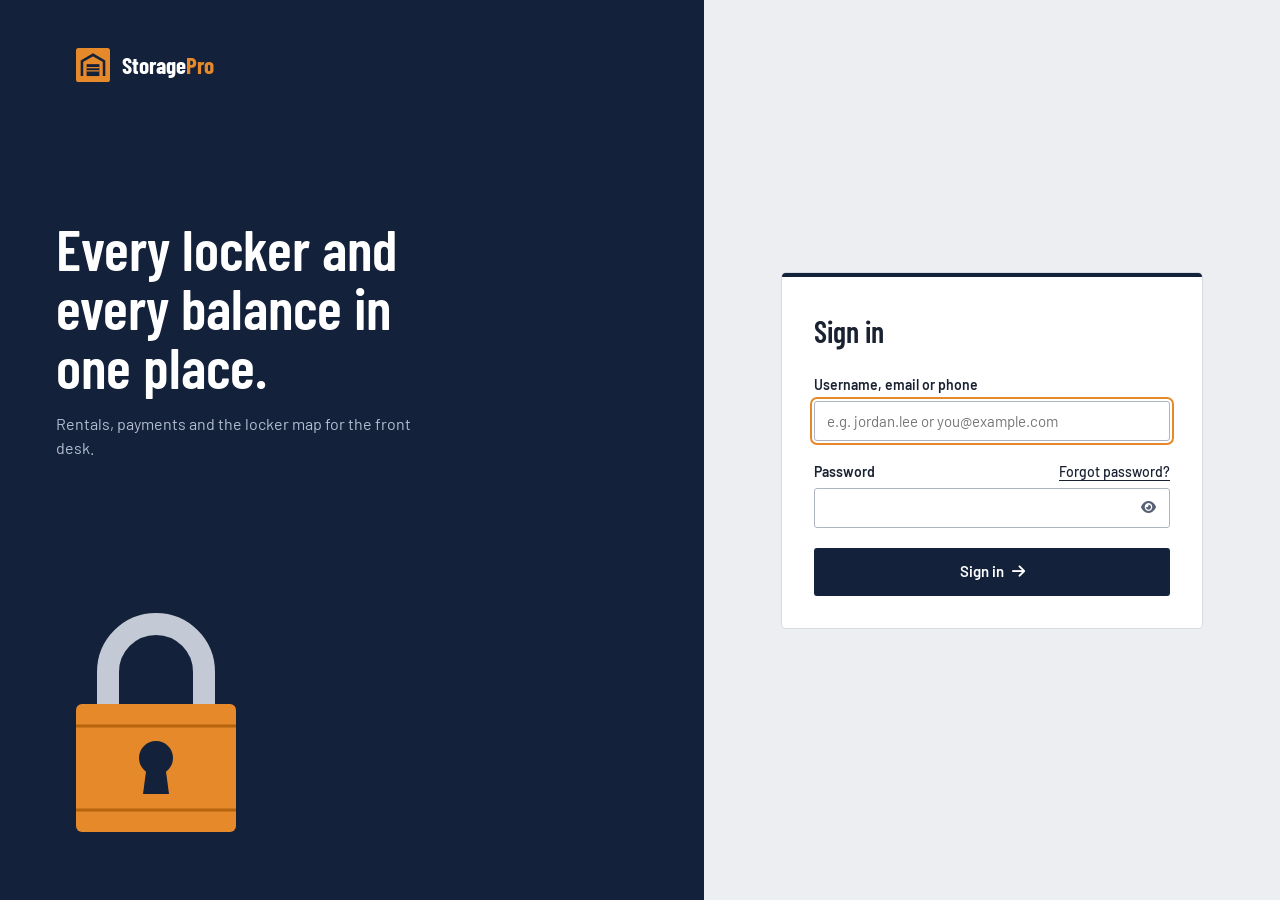
<file: index.html>
<!DOCTYPE html>
<!-- StoragePro - index.html
     Sign-in page for staff and customers, with "Forgot password" -->
<html lang="en">
<head>
  <meta charset="UTF-8">
  <meta name="viewport" content="width=device-width, initial-scale=1">
  <title>Sign in · StoragePro</title>
  <!-- Fonts (Google Fonts) and icons (Font Awesome) -->
  <link rel="preconnect" href="https://fonts.googleapis.com">
  <link rel="preconnect" href="https://fonts.gstatic.com" crossorigin>
  <link rel="stylesheet" href="https://fonts.googleapis.com/css2?family=Barlow:wght@400;500;600;700&family=Barlow+Condensed:wght@500;600;700&display=swap">
  <link rel="stylesheet" href="https://cdnjs.cloudflare.com/ajax/libs/font-awesome/6.7.2/css/all.min.css">
  <!-- All the site's styles, and the tab icon -->
  <link rel="stylesheet" href="css/styles.css">
  <link rel="icon" href="images/logo.svg">
</head>
<body>
<div class="login">
  <!-- Left panel: logo and welcome text -->
  <section class="login-brand">
    <a class="brand" href="index.html">
      <img src="images/logo.svg" alt="">
      <span class="brand-name">Storage<span>Pro</span></span>
    </a>
    <div>
      <h1>Every locker and every balance in one place.</h1>
      <p>Rentals, payments and the locker map for the front desk.</p>
    </div>
    <!-- Padlock picture (drawn right here as SVG; sized in "login-art" in styles.css) -->
    <div class="login-art" aria-hidden="true">
      <svg viewBox="0 0 200 240" xmlns="http://www.w3.org/2000/svg">
        <path d="M52 112V72a48 48 0 0 1 96 0v40" fill="none" stroke="#c3cad6" stroke-width="22"/>
        <rect x="20" y="104" width="160" height="128" rx="6" fill="#e5892a"/>
        <path d="M20 126h160M20 210h160" stroke="#b8640f" stroke-width="3"/>
        <circle cx="100" cy="158" r="17" fill="#13213a"/>
        <path d="M91 164h18l4 30H87z" fill="#13213a"/>
      </svg>
    </div>
  </section>

  <!-- Sign-in form (js/login.js) -->
  <section class="login-form-wrap">
    <form class="card login-card" id="login-form">
      <div>
        <h2>Sign in</h2>
      </div>

      <!-- Error and success messages -->
      <div class="alert s-od" id="login-error" hidden><i class="fa-solid fa-circle-exclamation"></i><span></span></div>
      <div class="alert s-av" id="login-message" role="status" hidden><i class="fa-solid fa-circle-check"></i><span></span></div>

      <div class="field">
        <label for="username">Username, email or phone</label>
        <input class="input" id="username" name="username" type="text" autocomplete="username" required autofocus
               placeholder="e.g. jordan.lee or you@example.com">      </div>
      <div class="field">
        <div class="label-row">
          <label for="password">Password</label>
          <!-- Opens the reset password form -->
          <button class="link-btn" type="button" id="forgot-link">Forgot password?</button>
        </div>
        <!-- Show / hide password button -->
        <div class="input-reveal">
          <input class="input" id="password" name="password" type="password" autocomplete="current-password" required>
          <button class="reveal-btn" type="button" id="show-password" aria-label="Show password" aria-pressed="false" title="Show password">
            <i class="fa-solid fa-eye"></i>
          </button>
        </div>
      </div>
      <button class="btn btn-primary btn-lg btn-block" type="submit">Sign in <i class="fa-solid fa-arrow-right"></i></button>    </form>

    <!-- Reset password, step 1: confirm the account -->
    <form class="card login-card" id="forgot-form" novalidate hidden>
      <div>
        <h2>Reset your password</h2>
        <p class="muted login-sub">Type the details on your account. We'll show you a new temporary password right here.</p>
      </div>

      <div class="alert s-od" id="forgot-error" role="alert" hidden><i class="fa-solid fa-circle-exclamation"></i><span></span></div>

      <div class="field">
        <label for="forgot-login">Username, email or phone</label>
        <input class="input" id="forgot-login" name="login" type="text" autocomplete="username"
               placeholder="e.g. jordan.lee or you@example.com">
      </div>
      <div class="field">
        <label for="forgot-name">Your full name</label>
        <input class="input" id="forgot-name" name="fullName" type="text" autocomplete="name"
               placeholder="As it is on your account, e.g. Jordan Lee">
      </div>
      <button class="btn btn-primary btn-lg btn-block" type="submit">Get a new password <i class="fa-solid fa-key"></i></button>
      <button class="btn btn-ghost btn-block back-to-signin" type="button"><i class="fa-solid fa-arrow-left"></i> Back to sign in</button>
    </form>

    <!-- Reset password, step 2: show the new password -->
    <section class="card login-card" id="forgot-done" aria-labelledby="forgot-done-title" hidden>
      <div>
        <h2 id="forgot-done-title" tabindex="-1">Here's your new password</h2>
        <p class="muted login-sub">Write it down or copy it before you go back. Your old password no longer works.</p>
      </div>

      <div class="new-password">
        <span class="help">Account</span>
        <strong id="forgot-account"></strong>
        <span class="help">Temporary password</span>
        <strong class="slip-password mono" id="forgot-password"></strong>
        <button class="btn btn-secondary" type="button" id="copy-password"><i class="fa-regular fa-copy"></i> Copy password</button>
      </div>

      <p class="help" id="forgot-next"></p>

      <label class="check">
        <input type="checkbox" id="forgot-saved">
        <span><strong>I've written down my new password</strong></span>
      </label>
      <button class="btn btn-primary btn-lg btn-block" type="button" id="forgot-return" disabled>
        Return to sign in <i class="fa-solid fa-arrow-right"></i>
      </button>
    </section>
  </section>
</div>
<!-- Scripts, in this order:
     supabase-config.js   the database's address and key
     store.js             all the data and the rules for changing it (reads the database as the page opens)
     layout.js            messages and shared helpers
     login.js             runs the sign-in and forgot-password forms
     app.js               dark mode, sidebar collapse, print button and keyboard shortcuts -->
<script src="js/supabase-config.js"></script>
<script src="js/store.js"></script>
<script src="js/layout.js"></script>
<script src="js/login.js"></script>
<script src="js/app.js"></script>
</body>
</html>
</file>
<file: css/styles.css>
/* StoragePro - styles.css
   Styles for every page. Sections:
   1. Variables            8. Forms               15. Sign-in page, messages, receipt
   2. Dark mode            9. Cards               16. Empty states
   3. Base                10. Status pills        17. Maintenance tickets
   4. Page layout         11. Locker map          18. Customer website
   5. Sidebar             12. Lists and tables    19. Confirm box and form errors
   6. Top bar             13. New rental steps
   7. Buttons             14. Report charts */


/* --------------------------------------------------------------------------
   1. Variables used by every page
   Colors, sizes and shadows stored once as --names, so every rule below uses the
   same values and a color can be changed in one place.
   -------------------------------------------------------------------------- */
:root {
    /* Brand: navy for the frame and main buttons, orange only as a small accent */
    --navy: #13213a;
    --navy-light: #1f3050;
    --navy-text: #aab4c6;
    --amber: #e5892a;
    --amber-dark: #b8640f;
    /* Main buttons and selected choices */
    --action: #13213a;
    --action-hover: #24375a;
    --action-text: #ffffff;
    /* Page, panels, text and lines */
    --bg: #eceef1;
    --card: #ffffff;
    --ink: #1a2232;
    --muted: #586173;
    --line: #d6dae1;
    --line-strong: #aeb5c1;
    --hover: #f4f5f7;
    /* Locker status colors, kept deep and muted so they read as signals, not decoration */
    --available: #2e7d4f;
    --occupied: #2c5aa0;
    --overdue: #b8342b;
    --reserved: #c98512;
    --maintenance: #6a7383;
    /* Small square corners and flat panels: a panel's edge is a 1px line drawn as a
       shadow ring (so it adds no width), and only pop-ups float with a real shadow. */
    --radius: 4px;
    --radius-small: 3px;
    --shadow: 0 0 0 1px var(--line);
    --shadow-big: 0 0 0 1px var(--line), 0 10px 28px rgba(19, 33, 58, 0.18);
    /* Barlow for reading; Barlow Condensed (signage-style) for headings, totals and
       unit numbers. --mono is kept as the name for short codes like "B-203". */
    --font: "Barlow", "Inter", system-ui, sans-serif;
    --display: "Barlow Condensed", "Barlow", "Inter", sans-serif;
    --mono: "Barlow Condensed", "Barlow", "Inter", sans-serif;
}


/* --------------------------------------------------------------------------
   2. Dark mode (turned on by js/app.js)
   js/app.js puts the class "dark" on <html>; these rules swap the variables above
   for darker colors, so the whole site changes without restyling each part.
   -------------------------------------------------------------------------- */
body.dark {
    --navy: #0a1324;
    --navy-light: #1a2742;
    --action: #e5892a;
    --action-hover: #f09b44;
    --action-text: #13213a;
    --bg: #0d1526;
    --card: #152036;
    --ink: #e6e9ef;
    --muted: #9aa3b5;
    --line: #2a3651;
    --line-strong: #43506e;
    --hover: #1b2741;
    --available: #4caf76;
    --occupied: #6b93e0;
    --overdue: #e5675d;
    --reserved: #e6a443;
    --maintenance: #98a0b1;
    --shadow-big: 0 0 0 1px var(--line), 0 10px 28px rgba(0, 0, 0, 0.45);
}

.when-dark {
    display: none;
}

body.dark .when-dark {
    display: inline-block;
}

body.dark .when-light {
    display: none;
}


/* --------------------------------------------------------------------------
   3. Base
   Defaults for plain HTML tags (body, links, headings, images) so every page starts
   from the same font, spacing and colors.
   -------------------------------------------------------------------------- */
*,
*::before,
*::after {
    box-sizing: border-box;
}

[hidden] {
    display: none !important;
}

body {
    margin: 0;
    font-family: var(--font);
    font-size: 15px;
    line-height: 1.5;
    color: var(--ink);
    background: var(--bg);
    -webkit-font-smoothing: antialiased;
}

h1,
h2,
h3,
p {
    margin: 0;
}

a {
    color: var(--ink);
    text-decoration: none;
}

a:hover {
    color: var(--amber-dark);
}

.link {
    color: var(--amber-dark);
    font-weight: 700;
}

.link:hover {
    text-decoration: underline;
}

.mono {
    font-family: var(--mono);
}

.muted {
    color: var(--muted);
}

.strong {
    font-weight: 700;
}

.text-od {
    color: var(--overdue);
}


/* --------------------------------------------------------------------------
   4. Page layout: sidebar on the left, page on the right
   The frame every staff page shares: js/layout.js fills #sidebar and #topbar, and
   the page script fills #page beside them.
   -------------------------------------------------------------------------- */
.app {
    display: grid;
    grid-template-columns: 248px minmax(0, 1fr);
    min-height: 100vh;
}

body.collapsed .app {
    grid-template-columns: 76px minmax(0, 1fr);
}

.main {
    display: flex;
    flex-direction: column;
    min-width: 0;
}

.content {
    display: flex;
    flex-direction: column;
    gap: 24px;
    width: 100%;
    max-width: 1640px;
    padding: 28px 32px 56px;
}

.page-head {
    display: flex;
    flex-wrap: wrap;
    align-items: flex-end;
    justify-content: space-between;
    gap: 16px;
}

.page-head h1 {
    display: flex;
    flex-wrap: wrap;
    align-items: center;
    gap: 12px;
    font-family: var(--display);
    font-size: 34px;
    font-weight: 600;
    line-height: 1.1;
}

.page-sub {
    margin-top: 4px;
    color: var(--muted);
}

.page-actions {
    display: flex;
    flex-wrap: wrap;
    align-items: center;
    gap: 10px;
}

.crumbs {
    display: flex;
    align-items: center;
    gap: 8px;
    margin-bottom: 6px;
    font-size: 13px;
    font-weight: 600;
    color: var(--muted);
}

.crumbs a {
    color: var(--muted);
}

.crumbs a:hover {
    color: var(--amber-dark);
}

.grid {
    display: grid;
    gap: 20px;
    align-items: start;
}

.grid-2 {
    grid-template-columns: repeat(2, minmax(0, 1fr));
}

.grid-4 {
    grid-template-columns: repeat(4, minmax(0, 1fr));
}

.grid-main-side {
    grid-template-columns: minmax(0, 1fr) 390px;
}

.stack {
    display: flex;
    flex-direction: column;
    gap: 20px;
    min-width: 0;
}

.row {
    display: flex;
    flex-wrap: wrap;
    align-items: center;
    gap: 10px;
}

.between {
    justify-content: space-between;
}


/* --------------------------------------------------------------------------
   5. Sidebar
   The menu down the left side: brand name, the grouped page links, and the strip
   at the bottom of the menu.
   -------------------------------------------------------------------------- */
.sidebar {
    position: sticky;
    top: 0;
    display: flex;
    flex-direction: column;
    gap: 22px;
    height: 100vh;
    padding: 20px 0;
    background: var(--navy);
    color: var(--navy-text);
    overflow-y: auto;
}

.brand {
    display: flex;
    align-items: center;
    gap: 12px;
    padding: 4px 20px;
    color: #ffffff;
}

.brand:hover {
    color: #ffffff;
}

.brand img {
    flex: none;
    width: 34px;
    height: 34px;
}

.brand-name {
    font-family: var(--display);
    font-size: 23px;
    font-weight: 700;
}

.brand-name span {
    color: var(--amber);
}

.nav,
.nav-group {
    display: flex;
    flex-direction: column;
    gap: 2px;
}

.nav-label {
    padding: 14px 20px 6px;
    font-size: 13px;
    font-weight: 500;
    color: #7c879c;
}

.nav a,
.nav-btn {
    display: flex;
    align-items: center;
    gap: 12px;
    width: 100%;
    padding: 10px 20px;
    border: 0;
    border-radius: 0;
    background: none;
    color: var(--navy-text);
    font: inherit;
    font-weight: 500;
    text-align: left;
    cursor: pointer;
}

.nav a i,
.nav-btn i {
    width: 18px;
    font-size: 15px;
    text-align: center;
}

.nav a:hover,
.nav-btn:hover {
    background: var(--navy-light);
    color: #ffffff;
}

.nav a.on {
    background: var(--navy-light);
    color: #ffffff;
    font-weight: 600;
    box-shadow: inset 4px 0 0 var(--amber);
}

.nav a.on i {
    color: var(--amber);
}

.sidebar-foot {
    display: flex;
    flex-direction: column;
    gap: 2px;
    margin-top: auto;
}

.sidebar-foot form {
    margin: 0;
}

body.collapsed .brand-name,
body.collapsed .nav a span,
body.collapsed .nav-btn span {
    display: none;
}

body.collapsed .nav-label {
    height: 1px;
    margin: 10px 8px;
    padding: 0;
    font-size: 0;
    background: var(--navy-light);
}

body.collapsed .nav a,
body.collapsed .nav-btn,
body.collapsed .brand {
    justify-content: center;
}

body.collapsed .nav-btn .fa-angles-left {
    transform: rotate(180deg);
}


/* --------------------------------------------------------------------------
   6. Top bar
   The strip across the top of each page: today's date, the search box, the
   dark mode / print buttons and the signed-in staff member.
   -------------------------------------------------------------------------- */
.topbar {
    position: sticky;
    top: 0;
    z-index: 20;
    display: flex;
    align-items: center;
    gap: 14px;
    padding: 14px 32px;
    background: var(--card);
    border-bottom: 1px solid var(--line);
}

.search {
    position: relative;
    flex: 1;
    max-width: 460px;
    margin: 0;
}

.search > i {
    position: absolute;
    top: 50%;
    left: 14px;
    transform: translateY(-50%);
    color: var(--muted);
}

.search .input {
    padding-left: 40px;
    padding-right: 40px;
}

.search kbd {
    position: absolute;
    top: 50%;
    right: 10px;
    transform: translateY(-50%);
    padding: 0 7px;
    border: 1px solid var(--line);
    border-radius: 2px;
    background: var(--bg);
    color: var(--muted);
    font-family: var(--mono);
    font-size: 11px;
}

.topbar-space {
    flex: 1;
}

.topbar-date {
    display: flex;
    align-items: center;
    gap: 8px;
    font-size: 13px;
    font-weight: 600;
    color: var(--muted);
    white-space: nowrap;
}

.icon-btn {
    display: grid;
    place-items: center;
    width: 40px;
    height: 40px;
    border: 1px solid var(--line);
    border-radius: var(--radius-small);
    background: var(--card);
    color: var(--ink);
    cursor: pointer;
}

.icon-btn:hover {
    background: var(--hover);
    border-color: var(--line-strong);
}

.staff {
    display: flex;
    align-items: center;
    gap: 10px;
    padding-left: 14px;
    border-left: 1px solid var(--line);
}

.staff-name {
    display: block;
    font-weight: 600;
    line-height: 1.2;
    white-space: nowrap;
}

.staff-role {
    display: block;
    font-size: 12px;
    color: var(--muted);
}

.avatar {
    flex: none;
    display: grid;
    place-items: center;
    width: 36px;
    height: 36px;
    border-radius: 50%;
    background: #13213a;
    color: #ffffff;
    font-size: 13px;
    font-weight: 700;
}

/* In dark mode the navy circle would vanish into the dark top bar */
body.dark .avatar {
    background: var(--navy-light);
    box-shadow: 0 0 0 1px var(--line-strong);
}

.avatar-lg {
    width: 56px;
    height: 56px;
    font-size: 19px;
}


/* --------------------------------------------------------------------------
   7. Buttons
   Every kind of button: the main action, secondary, danger (red), small and
   icon-only buttons.
   -------------------------------------------------------------------------- */
.btn {
    display: inline-flex;
    align-items: center;
    justify-content: center;
    gap: 8px;
    height: 40px;
    padding: 0 16px;
    border: 1px solid transparent;
    border-radius: var(--radius-small);
    font: inherit;
    font-size: 15px;
    font-weight: 600;
    white-space: nowrap;
    cursor: pointer;
    transition: background 0.15s, border-color 0.15s;
}

.btn-primary {
    background: var(--action);
    color: var(--action-text);
}

.btn-primary:hover {
    background: var(--action-hover);
    color: var(--action-text);
}

.btn-secondary {
    background: var(--card);
    border-color: var(--line-strong);
    color: var(--ink);
}

.btn-secondary:hover {
    background: var(--hover);
    border-color: var(--line-strong);
    color: var(--ink);
}

.btn-ghost {
    background: transparent;
    color: var(--muted);
}

.btn-ghost:hover {
    background: var(--hover);
    color: var(--ink);
}

.btn-danger {
    background: var(--card);
    border-color: var(--line);
    color: var(--overdue);
}

.btn-danger:hover {
    background: color-mix(in srgb, var(--overdue) 8%, var(--card));
    border-color: var(--overdue);
    color: var(--overdue);
}

.btn-sm {
    height: 32px;
    padding: 0 12px;
    font-size: 13px;
}

.btn-lg {
    height: 48px;
    padding: 0 22px;
    font-size: 15px;
}

.btn-block {
    width: 100%;
}

.btn:disabled {
    opacity: 0.45;
    cursor: not-allowed;
}

.btn:focus-visible,
.input:focus,
.chip:focus-visible {
    outline: 2px solid var(--amber);
    outline-offset: 2px;
}


/* --------------------------------------------------------------------------
   8. Forms
   Text boxes, drop-down lists, labels and the grid that lays fields out side by side.
   -------------------------------------------------------------------------- */
form {
    margin: 0;
}

.field {
    display: flex;
    flex-direction: column;
    gap: 6px;
    min-width: 0;
}

.field label,
.label {
    font-size: 14px;
    font-weight: 600;
    color: var(--ink);
}

.input {
    width: 100%;
    height: 40px;
    padding: 0 12px;
    border: 1px solid var(--line-strong);
    border-radius: var(--radius-small);
    background: var(--card);
    color: var(--ink);
    font: inherit;
}

.input:hover {
    border-color: var(--muted);
}

textarea.input {
    height: auto;
    min-height: 90px;
    padding: 10px 12px;
    resize: vertical;
}

.input-money {
    position: relative;
}

.input-money > span {
    position: absolute;
    top: 50%;
    left: 12px;
    transform: translateY(-50%);
    color: var(--muted);
    font-weight: 700;
}

.input-money .input {
    padding-left: 26px;
}

.input-big {
    height: 56px;
    font-family: var(--display);
    font-size: 28px;
    font-weight: 600;
}

.input-money .input-big {
    padding-left: 32px;
}

.input-money:has(.input-big) > span {
    font-size: 22px;
}

.seg {
    display: inline-flex;
    gap: 4px;
    padding: 3px;
    border: 1px solid var(--line-strong);
    border-radius: var(--radius);
    background: var(--bg);
}

.seg input {
    position: absolute;
    opacity: 0;
    pointer-events: none;
}

.seg label {
    display: flex;
    align-items: center;
    gap: 8px;
    padding: 8px 14px;
    border-radius: 2px;
    color: var(--muted);
    font-size: 15px;
    font-weight: 600;
    letter-spacing: 0;
    text-transform: none;
    cursor: pointer;
}

.seg label:hover {
    color: var(--ink);
}

.seg input:checked + label {
    background: var(--action);
    color: var(--action-text);
}

.seg-block {
    display: flex;
}

.seg-block label {
    flex: 1;
    justify-content: center;
}

.help {
    font-size: 13px;
    color: var(--muted);
}

.form-row {
    display: grid;
    grid-template-columns: repeat(auto-fit, minmax(150px, 1fr));
    gap: 14px;
    align-items: end;
}

.form-actions {
    display: flex;
    flex-wrap: wrap;
    align-items: center;
    justify-content: flex-end;
    gap: 10px;
}


/* --------------------------------------------------------------------------
   9. Cards
   The white boxes that hold each part of a page, plus the number tiles at the top
   of the dashboard and reports.
   -------------------------------------------------------------------------- */
.card {
    display: flex;
    flex-direction: column;
    gap: 16px;
    min-width: 0;
    padding: 20px;
    border-radius: var(--radius);
    background: var(--card);
    box-shadow: var(--shadow);
}

.card-head {
    display: flex;
    flex-wrap: wrap;
    align-items: center;
    justify-content: space-between;
    gap: 12px;
}

.card-title {
    display: flex;
    align-items: center;
    gap: 10px;
    font-size: 17px;
    font-weight: 600;
}

.card-title i {
    color: var(--muted);
}

.card-sub {
    font-size: 13px;
    color: var(--muted);
}

.card-flush {
    gap: 0;
    padding: 0;
    overflow: hidden;
}

.card-flush > .card-head {
    padding: 14px 20px;
    border-bottom: 1px solid var(--line);
    background: var(--hover);
}

.card-foot {
    display: flex;
    flex-wrap: wrap;
    align-items: center;
    justify-content: space-between;
    gap: 12px;
    padding: 14px 20px;
    border-top: 1px solid var(--line);
}

.kpi {
    gap: 10px;
}

.kpi {
    border-top: 3px solid var(--status, var(--navy));
}

.kpi-label {
    display: flex;
    align-items: center;
    gap: 8px;
    font-size: 14px;
    font-weight: 600;
    color: var(--muted);
}

/* Icon beside a number tile's label, in the tile's status color */
.kpi-icon {
    display: inline-grid;
    place-items: center;
    font-size: 13px;
    color: var(--status, var(--muted));
}

.kpi-value {
    font-family: var(--display);
    font-size: 40px;
    font-weight: 600;
    line-height: 1;
    font-variant-numeric: tabular-nums;
}

.kpi.s-od .kpi-value {
    color: var(--overdue);
}

.kpi-note {
    font-size: 14px;
    color: var(--muted);
}

.meter {
    height: 6px;
    border-radius: 1px;
    background: var(--bg);
    overflow: hidden;
}

.meter span {
    display: block;
    height: 100%;
    border-radius: 1px;
    background: var(--occupied);
}

.size-counts {
    display: grid;
    grid-template-columns: repeat(4, minmax(0, 1fr));
    gap: 8px;
}

.size-count {
    padding: 6px 4px;
    border: 1px solid var(--line);
    border-radius: 2px;
    text-align: center;
}

.size-count strong {
    display: block;
    font-family: var(--display);
    font-size: 24px;
    font-weight: 600;
    line-height: 1.15;
}

.size-count span {
    font-size: 12px;
    font-weight: 500;
    color: var(--muted);
}

.balance-box {
    display: flex;
    flex-direction: column;
    gap: 6px;
    padding: 18px 20px;
    border-radius: var(--radius);
    background: #13213a;
    color: #ffffff;
}

.balance-box .label {
    color: #b4bdd0;
}

.balance-amount {
    font-family: var(--display);
    font-size: 42px;
    font-weight: 600;
    line-height: 1.1;
    font-variant-numeric: tabular-nums;
}

.balance-note {
    display: flex;
    align-items: center;
    gap: 8px;
    font-size: 13px;
    color: #d6dbe6;
}

.balance-box.s-od .balance-note i {
    color: #ff8a80;
}

.balance-box .btn {
    margin-top: 8px;
}

.dl {
    display: flex;
    flex-direction: column;
    margin: 0;
}

.dl-row {
    display: flex;
    justify-content: space-between;
    gap: 16px;
    padding: 9px 0;
    border-bottom: 1px solid var(--line);
    font-variant-numeric: tabular-nums;
}

.dl-row:last-child {
    border-bottom: 0;
}

.dl-row > span:first-child {
    color: var(--muted);
}

.dl-row > :last-child {
    text-align: right;
}

.dl-total {
    padding-top: 12px;
    border-top: 2px solid var(--ink);
    border-bottom: 0;
    font-size: 17px;
    font-weight: 700;
}

.dl-total > span:first-child {
    color: var(--ink);
}

.profile-head {
    display: flex;
    align-items: center;
    gap: 14px;
}

.profile-head h2 {
    font-family: var(--display);
    font-size: 26px;
    font-weight: 600;
    line-height: 1.2;
}


/* --------------------------------------------------------------------------
   10. Status pills and filter chips
   The colored labels for a locker's or rental's status (Available, Occupied, Overdue...)
   and the clickable filter buttons above lists.
   -------------------------------------------------------------------------- */
.s-av {
    --status: var(--available);
}

.s-oc {
    --status: var(--occupied);
}

.s-od {
    --status: var(--overdue);
}

.s-rs {
    --status: var(--reserved);
}

.s-mt {
    --status: var(--maintenance);
}

.pill {
    display: inline-flex;
    align-items: center;
    gap: 6px;
    padding: 2px 8px;
    border: 1px solid color-mix(in srgb, var(--status, var(--maintenance)) 45%, var(--card));
    border-radius: 2px;
    background: color-mix(in srgb, var(--status, var(--maintenance)) 9%, var(--card));
    color: color-mix(in srgb, var(--status, var(--maintenance)) 80%, var(--ink));
    font-size: 13px;
    font-weight: 600;
    letter-spacing: 0;
    white-space: nowrap;
}

.pill::before {
    content: "";
    width: 6px;
    height: 6px;
    background: var(--status, var(--maintenance));
}

.swatch {
    display: inline-block;
    flex: none;
    width: 12px;
    height: 12px;
    border-radius: 1px;
    background: var(--status);
}

.legend {
    display: flex;
    flex-wrap: wrap;
    gap: 16px;
    font-size: 14px;
    font-weight: 500;
    color: var(--muted);
}

.legend span {
    display: flex;
    align-items: center;
    gap: 6px;
}

.chips {
    display: flex;
    flex-wrap: wrap;
    align-items: center;
    gap: 8px;
}

.chip-label {
    min-width: 56px;
    margin-right: 4px;
    font-size: 14px;
    font-weight: 600;
    color: var(--muted);
}

.chip {
    display: inline-flex;
    align-items: center;
    gap: 7px;
    height: 32px;
    padding: 0 12px;
    border: 1px solid var(--line-strong);
    border-radius: var(--radius-small);
    background: var(--card);
    color: var(--ink);
    font-size: 14px;
    font-weight: 500;
    white-space: nowrap;
}

.chip:hover {
    border-color: var(--muted);
    color: var(--ink);
}

.chip.on {
    border-color: #13213a;
    background: #13213a;
    color: #ffffff;
    font-weight: 600;
}

body.dark .chip.on {
    border-color: var(--amber);
    background: var(--amber);
    color: #13213a;
}

.chip .count {
    padding: 0 6px;
    border-radius: 2px;
    background: var(--bg);
    color: var(--muted);
    font-size: 12px;
    font-weight: 600;
}

.chip.on .count {
    background: rgba(255, 255, 255, 0.16);
    color: inherit;
}


/* --------------------------------------------------------------------------
   11. Locker map
   The lockers page and dashboard picture of every locker: one square per locker,
   colored by its status.
   -------------------------------------------------------------------------- */
.tiles {
    display: grid;
    grid-template-columns: repeat(15, minmax(0, 1fr));
    gap: 6px;
}

/* Each locker looks like a roll-up door: a solid header in the status color,
   then a ribbed door panel lightly tinted with the same color. */
.tile {
    position: relative;
    display: flex;
    flex-direction: column;
    gap: 1px;
    min-height: 84px;
    padding: 7px 8px 8px;
    border: 1px solid color-mix(in srgb, var(--status) 45%, var(--card));
    border-top: 6px solid var(--status);
    border-radius: 2px;
    background: repeating-linear-gradient(
        to bottom,
        color-mix(in srgb, var(--status) 7%, var(--card)) 0 6px,
        color-mix(in srgb, var(--status) 16%, var(--card)) 6px 7px);
    color: var(--ink);
}

.tile:hover {
    z-index: 5;
    border-color: var(--status);
    color: var(--ink);
}

/* Size badge (S / M / L / XL) */
.size-tag {
    display: inline-grid;
    place-items: center;
    min-width: 22px;
    height: 18px;
    padding: 0 5px;
    border-radius: 2px;
    background: #13213a;
    color: #ffffff;
    font-family: var(--font);
    font-size: 11px;
    font-weight: 600;
    letter-spacing: 0;
}

body.dark .size-tag {
    background: #e8ebf2;
    color: #13213a;
}

.tile .size-tag {
    align-self: flex-start;
    margin-top: auto;
}

.chip.on .size-tag {
    background: #ffffff;
    color: #13213a;
}

.tile .tile-num {
    color: var(--ink);
}

.tile .tile-sub {
    color: color-mix(in srgb, var(--status) 70%, var(--ink));
}

.tile-num {
    overflow: hidden;
    font-family: var(--mono);
    font-size: 17px;
    font-weight: 600;
    line-height: 1.1;
    white-space: nowrap;
    text-overflow: clip;
    color: color-mix(in srgb, var(--status) 70%, var(--ink));
}

.tile-sub {
    overflow: hidden;
    font-size: 12px;
    font-weight: 600;
    color: var(--muted);
    white-space: nowrap;
    text-overflow: ellipsis;
}

.tile-icon {
    position: absolute;
    right: 7px;
    bottom: 8px;
    font-size: 10px;
    color: var(--status);
}

.hovercard {
    position: absolute;
    bottom: calc(100% + 10px);
    left: var(--hc-left, 50%);
    right: var(--hc-right, auto);
    z-index: 30;
    display: flex;
    flex-direction: column;
    gap: 7px;
    width: 230px;
    padding: 14px;
    border: 1px solid var(--line);
    border-radius: var(--radius);
    background: var(--card);
    box-shadow: var(--shadow-big);
    color: var(--ink);
    opacity: 0;
    visibility: hidden;
    pointer-events: none;
    transform: translate(var(--hc-x, -50%), 6px);
    transition: opacity 0.15s, transform 0.15s;
}

/* Locker details card: opens on mouse hover or with the Tab key */
.tile:hover .hovercard,
.tile:focus-visible .hovercard {
    opacity: 1;
    visibility: visible;
    transform: translate(var(--hc-x, -50%), 0);
}

.tile:focus-visible {
    z-index: 5;
    outline: 3px solid var(--amber);
    outline-offset: 2px;
}

.tile:nth-child(15n + 1),
.tile:nth-child(15n + 2) {
    --hc-left: 0;
    --hc-x: 0;
}

.tile:nth-child(15n),
.tile:nth-child(15n - 1) {
    --hc-left: auto;
    --hc-right: 0;
    --hc-x: 0;
}

.hovercard-head {
    display: flex;
    align-items: center;
    justify-content: space-between;
    padding-bottom: 8px;
    border-bottom: 1px solid var(--line);
    font-family: var(--display);
    font-size: 20px;
    font-weight: 600;
}

.hovercard-row {
    display: flex;
    justify-content: space-between;
    gap: 10px;
    font-size: 13px;
}

.hovercard-row > span:first-child {
    color: var(--muted);
}

.hovercard-row > span:last-child {
    font-weight: 600;
    text-align: right;
}

.hovercard-foot {
    padding-top: 4px;
    font-size: 12px;
    font-weight: 700;
    color: color-mix(in srgb, var(--status) 78%, var(--ink));
}

.mini-map {
    display: flex;
    flex-direction: column;
    gap: 7px;
}

.mini-row {
    display: grid;
    grid-template-columns: 52px repeat(15, minmax(0, 1fr));
    align-items: center;
    gap: 5px;
}

.mini-row-label {
    display: flex;
    align-items: center;
    gap: 6px;
    font-family: var(--mono);
    font-size: 15px;
    font-weight: 600;
    color: var(--muted);
}

/* Dashboard locker squares: smaller versions of the roll-up door tiles */
.mini {
    display: grid;
    place-items: center;
    aspect-ratio: 1;
    border-top: 4px solid rgba(0, 0, 0, 0.28);
    border-radius: 1px;
    background: var(--status);
    color: #ffffff;
    font-family: var(--font);
    font-size: 11px;
    font-weight: 600;
    line-height: 1;
}

.mini:hover {
    color: #ffffff;
}

.mini.s-rs,
.mini.s-rs:hover {
    color: #13213a;
}

.mini:hover {
    outline: 2px solid var(--ink);
    outline-offset: 1px;
}


/* --------------------------------------------------------------------------
   12. Lists and tables
   Tables of customers, rentals, payments and activity, and the simple rows used
   inside cards.
   -------------------------------------------------------------------------- */
.list {
    display: flex;
    flex-direction: column;
}

.list-item {
    display: flex;
    align-items: center;
    gap: 12px;
    padding: 12px 0;
    border-bottom: 1px solid var(--line);
    color: var(--ink);
}

.list-item:last-child {
    border-bottom: 0;
}

a.list-item:hover {
    color: var(--ink);
}

a.list-item:hover .list-title {
    color: var(--amber-dark);
}

.list-icon {
    flex: none;
    display: grid;
    place-items: center;
    width: 34px;
    height: 34px;
    border: 1px solid var(--line);
    border-left: 3px solid var(--status, var(--line-strong));
    border-radius: 2px;
    background: var(--card);
    color: var(--status, var(--muted));
    font-size: 14px;
}

.list-main {
    display: flex;
    flex: 1;
    flex-direction: column;
    min-width: 0;
}

.list-title {
    font-weight: 600;
}

.list-meta {
    font-size: 13px;
    color: var(--muted);
}

.list-end {
    display: flex;
    flex-direction: column;
    align-items: flex-end;
    gap: 3px;
    text-align: right;
    font-variant-numeric: tabular-nums;
}

.list-group-title {
    display: flex;
    align-items: center;
    justify-content: space-between;
    margin-top: 6px;
    font-size: 14px;
    font-weight: 600;
    color: var(--ink);
}

.table {
    width: 100%;
    border-collapse: collapse;
}

.table th {
    padding: 10px 16px;
    border-bottom: 1px solid var(--line);
    background: var(--hover);
    font-size: 13px;
    font-weight: 600;
    text-align: left;
    color: var(--muted);
    white-space: nowrap;
}

.table th a {
    display: inline-flex;
    align-items: center;
    gap: 6px;
    color: inherit;
}

.table th a:hover,
.table th a.on {
    color: var(--ink);
}

.table td {
    padding: 12px 16px;
    border-bottom: 1px solid var(--line);
    vertical-align: middle;
}

.table tr:last-child td {
    border-bottom: 0;
}

.table .num {
    text-align: right;
    font-variant-numeric: tabular-nums;
    white-space: nowrap;
}

.table .actions {
    display: flex;
    justify-content: flex-end;
    gap: 8px;
}

.trow {
    position: relative;
}

.trow:hover td {
    background: var(--hover);
}

.trow.on td {
    background: color-mix(in srgb, var(--action) 7%, var(--card));
}

.trow.on td:first-child {
    box-shadow: inset 3px 0 0 var(--action);
}

.row-link {
    font-weight: 600;
}

.row-link::after {
    content: "";
    position: absolute;
    inset: 0;
}

.cell-sub {
    display: block;
    font-size: 13px;
    color: var(--muted);
}


/* --------------------------------------------------------------------------
   13. New rental steps
   The numbered steps on new-rental.html (customer, locker, discount, payment) and
   the price summary beside them.
   -------------------------------------------------------------------------- */
.steps {
    display: grid;
    grid-template-columns: repeat(4, minmax(0, 1fr));
    gap: 8px;
}

.step {
    display: flex;
    align-items: center;
    gap: 12px;
    padding: 12px 14px;
    border: 1px solid var(--line);
    border-top: 3px solid var(--line);
    border-radius: 2px;
    background: var(--card);
    color: var(--muted);
    font-weight: 600;
    line-height: 1.3;
}

.step small {
    display: block;
    font-size: 13px;
    font-weight: 500;
    color: var(--muted);
}

.step-num {
    flex: none;
    display: grid;
    place-items: center;
    width: 28px;
    height: 28px;
    border-radius: 2px;
    background: var(--bg);
    font-family: var(--display);
    font-size: 17px;
}

.step.done {
    border-top-color: var(--available);
    color: var(--ink);
}

.step.done .step-num {
    background: var(--available);
    color: #ffffff;
}

.step.on {
    border-top-color: var(--action);
    color: var(--ink);
}

.step.on .step-num {
    background: var(--action);
    color: var(--action-text);
}

.options {
    display: grid;
    grid-template-columns: repeat(auto-fit, minmax(170px, 1fr));
    gap: 12px;
}

.option {
    position: relative;
    display: flex;
    flex-direction: column;
    gap: 3px;
    padding: 16px;
    border: 1px solid var(--line-strong);
    border-radius: var(--radius);
    background: var(--card);
    color: var(--ink);
    cursor: pointer;
}

.option:hover {
    border-color: var(--muted);
    color: var(--ink);
}

.option input {
    position: absolute;
    opacity: 0;
    pointer-events: none;
}

.option.on,
.option:has(input:checked) {
    border-color: var(--action);
    background: color-mix(in srgb, var(--action) 5%, var(--card));
    box-shadow: inset 0 0 0 1px var(--action);
}

.option-title {
    font-weight: 600;
}

.option-price {
    font-family: var(--display);
    font-size: 26px;
    font-weight: 600;
    font-variant-numeric: tabular-nums;
}

.option-meta {
    font-size: 13px;
    color: var(--muted);
}

.option-check {
    position: absolute;
    top: 14px;
    right: 14px;
    display: none;
    color: var(--action);
}

.option.on .option-check,
.option:has(input:checked) .option-check {
    display: block;
}

.pick-grid {
    display: grid;
    grid-template-columns: repeat(auto-fill, minmax(120px, 1fr));
    gap: 10px;
}

.pick {
    position: relative;
    display: flex;
    flex-direction: column;
    gap: 2px;
    padding: 10px 12px;
    border: 1px solid color-mix(in srgb, var(--status) 45%, var(--card));
    border-top: 5px solid var(--status);
    border-radius: 2px;
    background: color-mix(in srgb, var(--status) 6%, var(--card));
    cursor: pointer;
}

.pick:hover {
    border-color: var(--status);
}

.pick input {
    position: absolute;
    opacity: 0;
    pointer-events: none;
}

.pick:has(input:checked) {
    border-color: var(--action);
    background: color-mix(in srgb, var(--action) 7%, var(--card));
    box-shadow: 0 0 0 2px var(--action);
}

.pick .tile-num {
    font-size: 19px;
}

.summary {
    position: sticky;
    top: 92px;
}

.note {
    display: flex;
    gap: 10px;
    padding: 12px 14px;
    border-left: 3px solid var(--line-strong);
    border-radius: 0;
    background: var(--hover);
    font-size: 14px;
    color: var(--muted);
}

.note i {
    margin-top: 3px;
}

.wizard-nav {
    display: flex;
    flex-wrap: wrap;
    align-items: center;
    justify-content: space-between;
    gap: 12px;
}


/* --------------------------------------------------------------------------
   14. Report charts
   The bar charts on reports.html. They are drawn with plain HTML boxes sized by
   js/reports.js, so no chart library is needed.
   -------------------------------------------------------------------------- */
.chart {
    display: flex;
    align-items: stretch;
    gap: 8px;
    height: 240px;
}

.bar-col {
    display: flex;
    flex: 1;
    flex-direction: column;
    align-items: center;
    gap: 6px;
    min-width: 0;
}

.bar-track {
    display: flex;
    flex: 1;
    align-items: flex-end;
    justify-content: center;
    width: 100%;
}

.bar {
    width: 100%;
    max-width: 40px;
    border-radius: 1px 1px 0 0;
    background: var(--status, var(--occupied));
    opacity: 0.85;
}

.bar-col:hover .bar,
.bar-col.on .bar {
    opacity: 1;
}

.bar-col.on .bar {
    background: var(--amber);
}

.bar-value {
    font-size: 11px;
    font-weight: 700;
    color: var(--ink);
    white-space: nowrap;
    opacity: 0;
    font-variant-numeric: tabular-nums;
}

.bar-col:hover .bar-value,
.bar-col.on .bar-value {
    opacity: 1;
}

.bar-label {
    width: 100%;
    padding-top: 8px;
    border-top: 1px solid var(--line);
    font-size: 11px;
    font-weight: 600;
    text-align: center;
    color: var(--muted);
}

.hbars {
    display: flex;
    flex-direction: column;
    gap: 16px;
}

.hbar {
    display: grid;
    grid-template-columns: 96px minmax(0, 1fr) 120px;
    align-items: center;
    gap: 14px;
}

.hbar-label {
    font-weight: 600;
}

.hbar-track {
    display: block;
    height: 12px;
    border-radius: 1px;
    background: var(--bg);
    overflow: hidden;
}

.hbar-fill {
    display: block;
    height: 100%;
    border-radius: 1px;
    background: var(--status, var(--navy));
}

.hbar-value {
    text-align: right;
    font-variant-numeric: tabular-nums;
}

.hbar-value strong {
    display: block;
    line-height: 1.2;
}

.hbar-value span {
    font-size: 12px;
    color: var(--muted);
}


/* --------------------------------------------------------------------------
   15. Sign-in page, messages, receipt, printing and tablet size
   The sign-in page (index.html), pop-up messages, the printable receipt, and the
   changes that let pages fit a tablet or phone screen.
   -------------------------------------------------------------------------- */
.login {
    display: grid;
    grid-template-columns: minmax(0, 1.1fr) minmax(440px, 0.9fr);
    min-height: 100vh;
}

.login-brand {
    display: flex;
    flex-direction: column;
    justify-content: space-between;
    gap: 40px;
    padding: 44px 56px;
    background: #13213a;
    color: #ffffff;
    overflow: hidden;
}

.login-brand h1 {
    max-width: 15ch;
    font-family: var(--display);
    font-size: 58px;
    font-weight: 600;
    line-height: 1.02;
}

.login-brand p {
    max-width: 42ch;
    margin-top: 16px;
    font-size: 16px;
    color: #b4bdd0;
}

/* Padlock picture on the sign-in page's navy panel */
.login-art {
    display: grid;
    place-items: start;
    width: 100%;
    max-width: 520px;
    padding: 8px 0 16px;
}

.login-art svg {
    width: 100%;
    max-width: 200px;
    height: auto;
}

/* Password box with the show / hide button */
.input-reveal {
    position: relative;
}

.input-reveal .input {
    padding-right: 44px;
}

.reveal-btn {
    position: absolute;
    top: 50%;
    right: 6px;
    display: grid;
    place-items: center;
    width: 32px;
    height: 32px;
    border: 0;
    border-radius: 2px;
    background: transparent;
    color: var(--muted);
    cursor: pointer;
    transform: translateY(-50%);
}

.reveal-btn:hover,
.reveal-btn[aria-pressed="true"] {
    background: var(--hover);
    color: var(--ink);
}

.reveal-btn:focus-visible {
    outline: 2px solid var(--amber);
    outline-offset: 1px;
}

.login-form-wrap {
    display: grid;
    place-items: center;
    padding: 40px;
    background: var(--bg);
}

.login-card {
    width: 100%;
    max-width: 420px;
    gap: 20px;
    padding: 32px;
}

.login-card {
    border-top: 4px solid var(--navy);
}

.login-card h2 {
    font-family: var(--display);
    font-size: 30px;
    font-weight: 600;
}

.login-card h2:focus {
    outline: none;
}

.login-sub {
    margin-top: 6px;
}

/* Password label and "Forgot password?" link */
.label-row {
    display: flex;
    align-items: baseline;
    justify-content: space-between;
    gap: 12px;
}

.link-btn {
    padding: 0;
    border: 0;
    background: none;
    color: var(--ink);
    font: inherit;
    font-size: 14px;
    font-weight: 500;
    text-decoration: underline;
    text-underline-offset: 3px;
    cursor: pointer;
}

.link-btn:hover {
    color: var(--amber);
}

.link-btn:focus-visible {
    outline: 2px solid var(--amber);
    outline-offset: 2px;
    border-radius: 2px;
}

/* New password box (forgot password) */
.new-password {
    display: grid;
    justify-items: start;
    gap: 4px;
    padding: 16px;
    border: 1px dashed var(--line);
    border-radius: var(--radius-small);
}

.new-password .help:not(:first-child) {
    margin-top: 8px;
}

.new-password .btn {
    margin-top: 12px;
}

.alert {
    display: flex;
    align-items: center;
    gap: 10px;
    padding: 12px 14px;
    border-radius: var(--radius-small);
    background: color-mix(in srgb, var(--status) 12%, var(--card));
    color: color-mix(in srgb, var(--status) 80%, var(--ink));
    font-weight: 600;
}

.toast {
    position: fixed;
    right: 24px;
    bottom: 24px;
    z-index: 100;
    display: flex;
    align-items: center;
    gap: 10px;
    padding: 14px 18px;
    border-radius: var(--radius-small);
    max-width: min(520px, calc(100vw - 32px));
    color: #ffffff;
    font-weight: 600;
    box-shadow: var(--shadow-big);
    animation: toast-in 0.2s ease;
}

.toast-ok {
    background: var(--available);
}

.toast-err {
    background: var(--overdue);
}

/* Pop-up message */
@keyframes toast-in {
    from {
        opacity: 0;
        transform: translateY(10px);
    }
    to {
        opacity: 1;
        transform: none;
    }
}

.toast-text {
    flex: 1;
}

.toast-undo,
.toast-close {
    flex: none;
    border: 0;
    border-radius: 2px;
    background: rgba(255, 255, 255, 0.18);
    color: #ffffff;
    font: inherit;
    font-weight: 700;
    cursor: pointer;
}

.toast-undo {
    padding: 6px 14px;
    text-decoration: underline;
}

.toast-close {
    display: grid;
    place-items: center;
    width: 30px;
    height: 30px;
    background: transparent;
}

.toast-undo:hover,
.toast-close:hover {
    background: rgba(255, 255, 255, 0.28);
}

.toast-undo:focus-visible,
.toast-close:focus-visible {
    outline: 2px solid #ffffff;
    outline-offset: 2px;
}

.receipt {
    display: flex;
    flex-direction: column;
    gap: 16px;
    padding: 24px;
    border: 1px dashed var(--line-strong);
    border-radius: var(--radius-small);
}

.receipt-head {
    display: flex;
    align-items: center;
    justify-content: space-between;
    gap: 12px;
    padding-bottom: 14px;
    border-bottom: 1px solid var(--line);
}

.receipt-head img {
    width: 30px;
    height: 30px;
}

.receipt-foot {
    font-size: 12px;
    text-align: center;
    color: var(--muted);
}

/* Printing */
@media print {
    body {
        background: #ffffff;
    }

    body * {
        visibility: hidden;
    }

    .receipt,
    .receipt * {
        visibility: visible;
    }

    .receipt {
        position: absolute;
        top: 0;
        left: 0;
        width: 100%;
        border: 0;
    }

    .toast,
    .no-print {
        display: none;
    }
}

/* Tablet size */
@media (max-width: 1180px) {
    .app {
        grid-template-columns: 76px minmax(0, 1fr);
    }

    .brand-name,
    .nav a span,
    .nav-btn span {
        display: none;
    }

    .nav-label {
        height: 1px;
        margin: 10px 8px;
        padding: 0;
        font-size: 0;
        background: var(--navy-light);
    }

    .nav a,
    .nav-btn,
    .brand {
        justify-content: center;
    }

    .content {
        padding: 22px 22px 48px;
    }

    .topbar {
        padding: 12px 22px;
    }

    .topbar-date,
    .staff span {
        display: none;
    }

    .staff .avatar {
        display: grid;
    }

    .grid-4 {
        grid-template-columns: repeat(2, minmax(0, 1fr));
    }

    .grid-2,
    .grid-main-side {
        grid-template-columns: minmax(0, 1fr);
    }

    .summary {
        position: static;
    }

    .tiles {
        gap: 5px;
    }

    .tile {
        padding: 8px 5px;
    }

    .tile-sub {
        display: none;
    }

    .login {
        grid-template-columns: minmax(0, 1fr);
    }

    .login-brand {
        display: none;
    }
}

/* Phone size: top bar fits on one line */
@media (max-width: 560px) {
    .topbar {
        gap: 8px;
        padding: 10px 12px;
    }

    .search {
        min-width: 0;
    }

    .search kbd {
        display: none;
    }

    /* Number tiles one per line, so the locker-size counts have room */
    .grid-4 {
        grid-template-columns: minmax(0, 1fr);
    }

    .search .input {
        padding-right: 12px;
    }

    .topbar .btn-primary {
        gap: 0;
        padding: 0 12px;
        font-size: 0;
    }

    .topbar .btn-primary i {
        font-size: 15px;
    }

    .staff {
        padding-left: 8px;
    }

    .content {
        padding: 16px 16px 40px;
    }

    /* Locker details card (no hover on phones; tapping opens the locker page) */
    .hovercard {
        display: none;
    }

    /* New rental steps: two per line */
    .steps {
        grid-template-columns: repeat(2, minmax(0, 1fr));
    }

    .step small {
        white-space: normal;
    }

    /* Wide tables scroll sideways inside their card */
    .table {
        display: block;
        overflow-x: auto;
    }

    .hbar {
        grid-template-columns: 64px minmax(0, 1fr) 92px;
        gap: 10px;
    }

    /* Cash / Card / Check choice fills the width */
    .seg {
        display: flex;
    }

    .seg label {
        flex: 1;
        justify-content: center;
        min-width: 0;
        padding: 8px 6px;
    }
}


/* --------------------------------------------------------------------------
   16. Empty states (nothing to show)
   The message shown when a list has nothing in it yet (no customers, no tickets...).
   -------------------------------------------------------------------------- */
.empty {
    padding: 24px 0;
    text-align: center;
    color: var(--muted);
}

.table .empty {
    padding: 28px 16px;
}


/* --------------------------------------------------------------------------
   17. Maintenance tickets
   maintenance.html: the ticket counts, the repair ticket list, each ticket's
   history (timeline), and the numbered questions on the new-ticket form.
   -------------------------------------------------------------------------- */
.flow {
    display: flex;
    flex-wrap: wrap;
    align-items: center;
    gap: 12px;
    padding: 14px 18px;
    border-radius: var(--radius);
    background: var(--card);
    box-shadow: var(--shadow);
    font-size: 13px;
    color: var(--muted);
}

.flow-step {
    display: flex;
    align-items: center;
    gap: 8px;
}

.flow-arrow {
    color: var(--line-strong);
}

.q-head {
    display: flex;
    align-items: center;
    gap: 10px;
    font-size: 15px;
    font-weight: 700;
    color: var(--ink);
}

/* Question titles */
.field .q-head label {
    font-size: 15px;
    letter-spacing: 0;
    text-transform: none;
    color: var(--ink);
}

.q-num {
    flex: none;
    display: grid;
    place-items: center;
    width: 26px;
    height: 26px;
    border-radius: 2px;
    background: var(--action);
    color: var(--action-text);
    font-family: var(--display);
    font-size: 16px;
    font-weight: 600;
}

.options-compact {
    grid-template-columns: repeat(auto-fill, minmax(150px, 1fr));
    gap: 10px;
}

.options-compact .option {
    padding: 12px 14px;
}

.option-icon {
    display: grid;
    place-items: center;
    width: 32px;
    height: 32px;
    margin-bottom: 4px;
    border-radius: 2px;
    background: var(--bg);
    color: var(--ink);
}

.field-error {
    display: flex;
    align-items: center;
    gap: 6px;
    font-size: 13px;
    font-weight: 700;
    color: var(--overdue);
}

.field-error::before {
    content: "\f06a";
    font-family: "Font Awesome 6 Free";
    font-weight: 900;
}

.input.invalid {
    border-color: var(--overdue);
}

.check {
    display: flex;
    align-items: flex-start;
    gap: 12px;
    padding: 12px 14px;
    border: 1px solid var(--line);
    border-radius: var(--radius-small);
    cursor: pointer;
}

.check input {
    width: 18px;
    height: 18px;
    margin-top: 2px;
    accent-color: var(--amber);
}

.check strong {
    display: block;
}

.check.is-disabled {
    cursor: not-allowed;
    opacity: 0.7;
}

.ticket-list .list-item {
    padding: 12px 20px;
}

.ticket-list .list-item.on {
    background: color-mix(in srgb, var(--amber) 11%, var(--card));
    box-shadow: inset 3px 0 0 var(--amber);
}

.ticket-list .empty {
    padding: 28px 20px;
}

.ticket-desc {
    color: var(--ink);
}

.timeline {
    display: flex;
    flex-direction: column;
    gap: 10px;
    padding-left: 16px;
    border-left: 2px solid var(--line);
}

.timeline-item {
    position: relative;
    display: flex;
    flex-direction: column;
    font-size: 13px;
    color: var(--muted);
}

.timeline-item::before {
    content: "";
    position: absolute;
    top: 4px;
    left: -22px;
    width: 10px;
    height: 10px;
    border: 2px solid var(--line-strong);
    border-radius: 50%;
    background: var(--card);
}

.timeline-item.done::before {
    border-color: var(--available);
    background: var(--available);
}

.timeline-item strong {
    color: var(--ink);
}

.maint-counts {
    grid-template-columns: repeat(3, minmax(0, 1fr));
}

.tips {
    display: flex;
    flex-direction: column;
    gap: 8px;
    margin: 0;
    padding-left: 18px;
    font-size: 13px;
    color: var(--muted);
}

/* Answer choices inside a question */
.field label.option {
    font-size: 14px;
    font-weight: 400;
    letter-spacing: 0;
    text-transform: none;
    color: var(--ink);
}

/* Leaves room for the top bar when jumping to a section */
#new-ticket,
#tickets,
#ticket-detail {
    scroll-margin-top: 90px;
}


/* --------------------------------------------------------------------------
   18. Customer website (customer.html)
   customer.html, the public page for renters. It has its own top menu instead of
   the staff sidebar, so its styles are kept together here.
   -------------------------------------------------------------------------- */
.site-body {
    display: flex;
    flex-direction: column;
    min-height: 100vh;
}

/* Top menu */
.site-top {
    position: sticky;
    top: 0;
    z-index: 20;
    background: var(--navy);
    box-shadow: 0 1px 0 rgba(255, 255, 255, 0.06);
}

.site-top-inner {
    display: flex;
    flex-wrap: wrap;
    align-items: center;
    gap: 12px 24px;
    max-width: 1200px;
    margin: 0 auto;
    padding: 12px 32px;
}

/* Brand name */
.site-brand .brand-name {
    display: inline;
}

.site-nav {
    display: flex;
    flex: 1;
    flex-wrap: wrap;
    gap: 4px;
}

.site-nav a {
    display: flex;
    align-items: center;
    gap: 8px;
    padding: 9px 14px;
    border-radius: var(--radius-small);
    color: var(--navy-text);
    font-weight: 700;
}

.site-nav a:hover {
    background: var(--navy-light);
    color: #ffffff;
}

.site-nav a.on {
    background: var(--navy-light);
    color: #ffffff;
    box-shadow: inset 0 -3px 0 var(--amber);
}

.site-nav a.on i {
    color: var(--amber);
}

.site-user {
    display: flex;
    align-items: center;
    gap: 10px;
}

.site-user .avatar {
    background: var(--amber);
    color: #13213a;
}

.site-user-name {
    font-weight: 700;
    color: #ffffff;
    white-space: nowrap;
}

.site-user .icon-btn {
    border-color: var(--navy-light);
    background: transparent;
    color: #ffffff;
}

.site-user .icon-btn:hover {
    background: var(--navy-light);
}

/* Page content */
.site-main {
    display: flex;
    flex: 1;
    flex-direction: column;
    gap: 24px;
    width: 100%;
    max-width: 1200px;
    margin: 0 auto;
    padding: 32px 32px 56px;
    outline: none;
}

.first-password {
    display: flex;
    flex-direction: column;
    gap: 20px;
    width: 100%;
    max-width: 520px;
    margin: 0 auto;
}

.portal-empty {
    align-items: center;
    text-align: center;
    color: var(--muted);
}

.portal-empty > i {
    font-size: 28px;
    color: var(--maintenance);
}

.portal-empty strong {
    color: var(--ink);
}

/* Unit cards */
.unit-grid {
    display: grid;
    grid-template-columns: repeat(auto-fill, minmax(300px, 1fr));
    gap: 20px;
}

.unit-card {
    display: flex;
    flex-direction: column;
    border-radius: var(--radius);
    background: var(--card);
    box-shadow: var(--shadow);
    overflow: hidden;
}

.unit-card-top {
    display: flex;
    align-items: center;
    gap: 12px;
    min-height: 96px;
    padding: 20px;
    border-top: 6px solid var(--amber);
    background: #13213a;
    color: #ffffff;
}

.unit-label {
    font-size: 14px;
    font-weight: 500;
    color: #b4bdd0;
}

.unit-number {
    font-family: var(--display);
    font-size: 38px;
    font-weight: 600;
    line-height: 1;
}

.unit-card-top .size-tag {
    background: #ffffff;
    color: #13213a;
}

.unit-card-body {
    display: flex;
    flex-direction: column;
    gap: 14px;
    padding: 16px 20px 20px;
}

.unit-gate {
    display: flex;
    align-items: center;
    gap: 12px;
    padding: 10px 14px;
    border-radius: var(--radius-small);
    background: var(--bg);
    font-weight: 700;
}

.unit-gate > span {
    color: var(--muted);
}

.unit-gate strong {
    font-size: 16px;
    letter-spacing: 0.12em;
}

.unit-gate .btn {
    margin-left: auto;
}

/* Call / Email / Repairs buttons */
.quick-actions {
    display: grid;
    grid-template-columns: repeat(3, minmax(0, 1fr));
    gap: 10px;
}

.quick-action {
    display: flex;
    flex-direction: column;
    align-items: center;
    gap: 6px;
    padding: 12px 6px;
    border-radius: var(--radius-small);
    background: var(--bg);
    color: var(--ink);
    font-size: 13px;
    font-weight: 700;
}

.quick-action:hover {
    background: var(--hover);
    color: var(--ink);
}

.quick-action i {
    font-size: 20px;
    color: var(--amber-dark);
}

.portal-open {
    display: flex;
    align-items: center;
    gap: 8px;
    font-size: 13px;
    font-weight: 700;
}

.portal-open i {
    font-size: 8px;
}

.portal-open.is-open {
    color: var(--available);
}

.portal-open.is-closed {
    color: var(--overdue);
}

/* Report a problem / FAQ / Contact rows */
.portal-list {
    display: flex;
    flex-direction: column;
    border-radius: var(--radius);
    background: var(--card);
    box-shadow: var(--shadow);
    overflow: hidden;
}

.portal-row {
    display: flex;
    align-items: center;
    gap: 14px;
    min-height: 64px;
    padding: 12px 20px;
    border-bottom: 1px solid var(--line);
    color: var(--ink);
}

.portal-row:last-child {
    border-bottom: 0;
}

a.portal-row:hover {
    background: var(--hover);
    color: var(--ink);
}

.portal-row-icon {
    flex: none;
    display: grid;
    place-items: center;
    width: 36px;
    height: 36px;
    border-radius: 2px;
    background: var(--bg);
    color: var(--ink);
}

.portal-row-main {
    display: flex;
    flex: 1;
    flex-direction: column;
    min-width: 0;
}

.portal-row-main span {
    font-size: 13px;
    color: var(--muted);
}

.portal-row-end {
    font-weight: 700;
    text-decoration: underline;
}

/* FAQ questions that open and close */
.faq details {
    border-bottom: 1px solid var(--line);
}

.faq details:last-child {
    border-bottom: 0;
}

.faq summary {
    display: flex;
    align-items: center;
    justify-content: space-between;
    gap: 12px;
    padding: 14px 0;
    font-weight: 700;
    list-style: none;
    cursor: pointer;
}

.faq summary::-webkit-details-marker {
    display: none;
}

.faq summary i {
    color: var(--muted);
    transition: transform 0.15s;
}

.faq details[open] summary i {
    transform: rotate(180deg);
}

.faq p {
    padding: 0 0 14px;
    color: var(--muted);
}

.request.is-new {
    margin: 0 -20px;
    padding-right: 20px;
    padding-left: 20px;
    background: color-mix(in srgb, var(--amber) 11%, var(--card));
}

.flow-plain {
    flex-direction: column;
    align-items: flex-start;
    padding: 0;
    box-shadow: none;
}

/* Footer */
.site-foot {
    border-top: 1px solid var(--line);
    background: var(--card);
}

.site-foot-inner {
    display: flex;
    flex-wrap: wrap;
    justify-content: space-between;
    gap: 8px 24px;
    max-width: 1200px;
    margin: 0 auto;
    padding: 18px 32px;
    font-size: 13px;
    color: var(--muted);
}

@media print {
    .site-top,
    .site-foot {
        display: none;
    }
}

/* Smaller screens */
@media (max-width: 860px) {
    .site-top-inner,
    .site-main,
    .site-foot-inner {
        padding-right: 16px;
        padding-left: 16px;
    }

    .site-nav {
        order: 3;
        flex-basis: 100%;
    }

    .site-user {
        margin-left: auto;
    }

    .site-user-name {
        display: none;
    }
}

/* Sign-in page on a phone */
@media (max-width: 560px) {
    .login-form-wrap {
        padding: 16px;
    }

    .login-card {
        padding: 24px 20px;
    }
}

/* Leaves room for the top menu when jumping to a section */
#help-faq,
#my-requests {
    scroll-margin-top: 90px;
}

/* Customers page: overdue warning and pause account box */
.note.warn {
    background: color-mix(in srgb, var(--overdue) 10%, var(--card));
    color: color-mix(in srgb, var(--overdue) 80%, var(--ink));
}

.pause-box {
    border: 1px solid var(--line);
    border-radius: var(--radius-small);
}

.pause-box summary {
    display: flex;
    align-items: center;
    gap: 8px;
    padding: 10px 14px;
    color: var(--overdue);
    font-weight: 700;
    cursor: pointer;
}

.pause-box[open] summary {
    border-bottom: 1px solid var(--line);
}

.pause-box form {
    padding: 14px;
}

/* Sign-in slip for a new customer (only the slip prints) */
.slip-card {
    border: 2px solid var(--amber);
}

.slip-steps {
    display: flex;
    flex-direction: column;
    gap: 12px;
    margin: 0;
    padding-left: 22px;
}

.slip-steps li {
    padding-left: 4px;
}

.slip-steps li::marker {
    font-weight: 700;
    color: var(--amber-dark);
}

.slip-steps span {
    display: block;
    font-size: 13px;
    font-weight: 600;
    color: var(--muted);
}

.slip-steps strong {
    display: block;
    font-size: 15px;
    word-break: break-all;
}

.slip-steps em {
    display: block;
    font-size: 13px;
    font-style: normal;
    color: var(--muted);
}

.slip-password {
    display: inline-block !important;
    margin-top: 2px;
    padding: 4px 12px;
    border-radius: var(--radius-small);
    background: var(--bg);
    font-size: 20px !important;
    letter-spacing: 0.06em;
}

.slip-url {
    font-family: var(--mono);
    font-size: 13px !important;
}

/* Search box in a card header */
.card-head > .search {
    min-width: 240px;
}


/* --------------------------------------------------------------------------
   19. Confirm box, form errors and voided payments
   The extra check before actions that are hard to undo, error text inside forms,
   and crossed-out voided payments.
   -------------------------------------------------------------------------- */
.confirm-box {
    width: min(460px, calc(100vw - 32px));
    padding: 24px;
    border: 0;
    border-radius: var(--radius);
    background: var(--card);
    color: var(--ink);
    box-shadow: var(--shadow-big);
}

.confirm-box::backdrop {
    background: rgba(15, 27, 51, 0.55);
}

.confirm-head {
    display: flex;
    align-items: center;
    gap: 12px;
}

.confirm-head h2 {
    font-size: 18px;
    font-weight: 700;
}

.confirm-icon {
    flex: none;
    display: grid;
    place-items: center;
    width: 40px;
    height: 40px;
    border-radius: 50%;
    background: color-mix(in srgb, var(--amber) 16%, var(--card));
    color: var(--amber-dark);
}

.confirm-icon.is-danger {
    background: color-mix(in srgb, var(--overdue) 14%, var(--card));
    color: var(--overdue);
}

.confirm-box p {
    color: var(--muted);
}

/* Confirm button for actions that are hard to undo */
.btn-danger-solid {
    background: #c93a30;
    color: #ffffff;
}

.btn-danger-solid:hover {
    background: #a52f27;
    color: #ffffff;
}

/* Error shown inside a form */
.form-alert {
    font-size: 14px;
}

/* Voided payment */
.voided {
    text-decoration: line-through;
    color: var(--muted);
}
</file>
